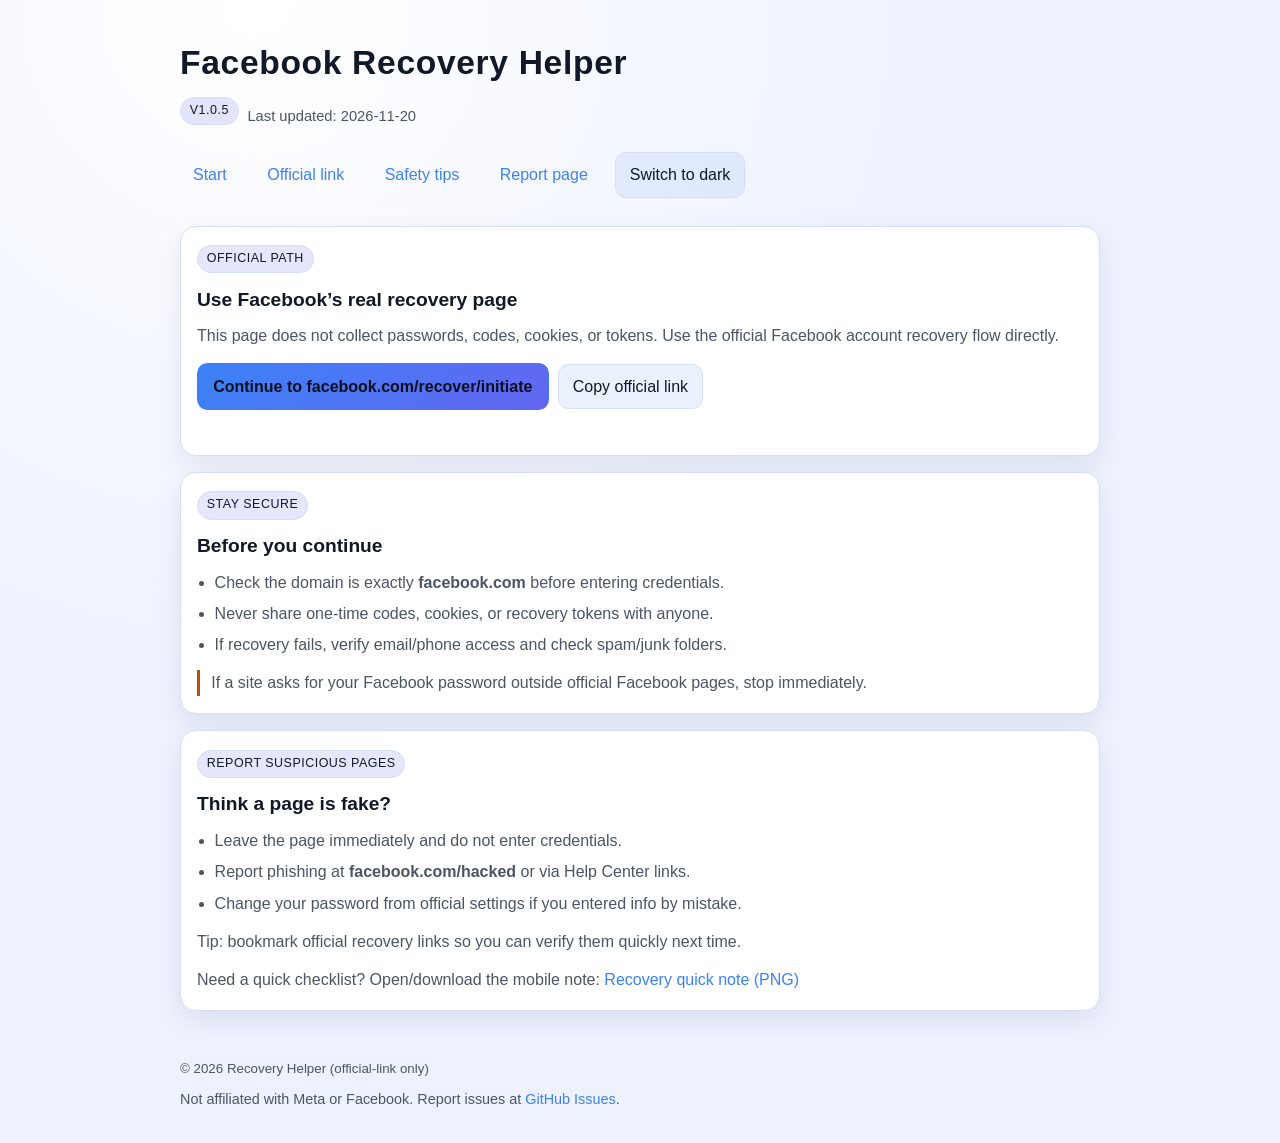
<file: index.html>
<!doctype html>
<html lang="en" data-theme="dark">

<head>
    <meta charset="UTF-8" />
    <meta name="viewport" content="width=device-width, initial-scale=1.0" />
    <meta name="description" content="Safe helper page that directs users to official Facebook account recovery" />
    <title>Facebook Recovery Helper</title>
    <link rel="stylesheet" href="styles.css" />
</head>

<body>
    <header>
        <div>
            <h1>Facebook Recovery Helper</h1>
            <p class="meta-line">
                <span class="badge">v1.0.5</span>
                <span id="last-updated">Last updated: 2026-11-20</span>
            </p>
        </div>

        <nav aria-label="Main navigation">
            <button class="nav-toggle" type="button" aria-expanded="false" aria-controls="primary-nav">
                Menu
            </button>
            <div class="nav-links" id="primary-nav">
                <a href="#home">Start</a>
                <a href="#official">Official link</a>
                <a href="#safety">Safety tips</a>
                <a href="#report">Report page</a>
                <button id="theme-toggle" class="ghost-btn theme-toggle" type="button" aria-label="Toggle theme">
                    Toggle theme
                </button>
            </div>
        </nav>
    </header>

    <main id="home">
        <section id="official">
            <span class="badge">Official path</span>
            <h2>Use Facebook’s real recovery page</h2>
            <p>
                This page does not collect passwords, codes, cookies, or tokens. Use the official Facebook
                account recovery flow directly.
            </p>

            <div class="cta-row">
                <a class="cta" href="https://www.facebook.com/recover/initiate/" target="_blank"
                    rel="noopener noreferrer">
                    Continue to facebook.com/recover/initiate
                </a>
                <button class="ghost-btn" type="button" id="copy-official-link">Copy official link</button>
            </div>
            <p class="copy-feedback" id="copy-feedback" aria-live="polite"></p>
        </section>

        <section id="safety">
            <span class="badge">Stay secure</span>
            <h2>Before you continue</h2>
            <ul>
                <li>Check the domain is exactly <strong>facebook.com</strong> before entering credentials.</li>
                <li>Never share one-time codes, cookies, or recovery tokens with anyone.</li>
                <li>If recovery fails, verify email/phone access and check spam/junk folders.</li>
            </ul>
            <p class="warning">
                If a site asks for your Facebook password outside official Facebook pages, stop immediately.
            </p>
        </section>

        <section id="report">
            <span class="badge">Report suspicious pages</span>
            <h2>Think a page is fake?</h2>
            <ul>
                <li>Leave the page immediately and do not enter credentials.</li>
                <li>Report phishing at <strong>facebook.com/hacked</strong> or via Help Center links.</li>
                <li>Change your password from official settings if you entered info by mistake.</li>
            </ul>
            <p class="tip">Tip: bookmark official recovery links so you can verify them quickly next time.</p>
            <p class="tip">
                Need a quick checklist? Open/download the mobile note:
                <a href="assets/facebook-recovery-note-compat.png" target="_blank" rel="noopener noreferrer">Recovery
                    quick note (PNG)</a>
            </p>
        </section>
    </main>

    <footer>
        <small>&copy; 2026 Recovery Helper (official-link only)</small>
        <p class="footer-note">
            Not affiliated with Meta or Facebook. Report issues at
            <a href="https://github.com/Tendy24/facebook-recovery-helper/issues" target="_blank"
                rel="noopener noreferrer">GitHub Issues</a>.
        </p>
    </footer>

    <script src="script.js"></script>
</body>

</html>
</file>
<file: styles.css>
:root {
    --bg: #0b1020;
    --bg-glow: #1b2650;
    --card: #121a31;
    --text: #e8ecf8;
    --muted: #b5bfd9;
    --accent: #7aa2ff;
    --accent-2: #9b8cff;
    --border: #243257;
    --warning: #ffd166;
    --success: #b9fbc0;
    --shadow: 0 10px 30px rgba(0, 0, 0, 0.2);
}

:root[data-theme='light'] {
    --bg: #eef2ff;
    --bg-glow: #ffffff;
    --card: #ffffff;
    --text: #111827;
    --muted: #4b5563;
    --accent: #3b82f6;
    --accent-2: #6366f1;
    --border: #d6def0;
    --warning: #b45309;
    --success: #047857;
    --shadow: 0 10px 28px rgba(17, 24, 39, 0.08);
}

* {
    box-sizing: border-box;
}

html,
body {
    margin: 0;
    padding: 0;
    font-family: Inter, 'Segoe UI', Roboto, Helvetica, Arial, sans-serif;
    background: radial-gradient(circle at 20% 0%, var(--bg-glow) 0%, var(--bg) 45%);
    color: var(--text);
    line-height: 1.6;
}

a {
    color: var(--accent);
    text-decoration: none;
}

a:hover {
    text-decoration: underline;
}

header,
main,
footer {
    width: min(920px, 92vw);
    margin: 0 auto;
}

header {
    display: flex;
    flex-wrap: wrap;
    align-items: center;
    justify-content: space-between;
    gap: 1rem;
    padding: 2.25rem 0 1rem;
}

h1 {
    margin: 0;
    font-size: clamp(1.4rem, 2.8vw, 2.1rem);
    letter-spacing: 0.02em;
}

.meta-line {
    margin: 0.45rem 0 0;
    display: flex;
    gap: 0.55rem;
    align-items: center;
    flex-wrap: wrap;
    color: var(--muted);
    font-size: 0.92rem;
}

nav {
    display: flex;
    gap: 0.9rem;
    flex-wrap: wrap;
    align-items: center;
}

.nav-toggle {
    display: none;
    border: 1px solid var(--border);
    background: color-mix(in srgb, var(--accent) 14%, transparent);
    color: var(--text);
    border-radius: 0.6rem;
    padding: 0.4rem 0.65rem;
    font: inherit;
    cursor: pointer;
}

.nav-links {
    display: flex;
    gap: 0.9rem;
    flex-wrap: wrap;
    align-items: center;
}

nav a {
    padding: 0.45rem 0.75rem;
    border: 1px solid transparent;
    border-radius: 0.6rem;
    transition: 150ms ease;
}

nav a:hover {
    border-color: var(--border);
    background: color-mix(in srgb, var(--accent) 12%, transparent);
    text-decoration: none;
}

main {
    display: grid;
    gap: 1rem;
    margin: 0.75rem auto 2rem;
}

section {
    background: linear-gradient(180deg, color-mix(in srgb, var(--card) 90%, #fff 10%), var(--card));
    border: 1px solid var(--border);
    border-radius: 1rem;
    padding: 1.1rem 1rem;
    box-shadow: var(--shadow);
}

h2 {
    margin-top: 0;
    margin-bottom: 0.5rem;
    font-size: 1.2rem;
}

p {
    margin: 0;
    color: var(--muted);
}

ul {
    margin: 0;
    padding-left: 1.1rem;
    color: var(--muted);
}

li+li {
    margin-top: 0.35rem;
}

.cta-row {
    display: flex;
    flex-wrap: wrap;
    align-items: center;
    gap: 0.6rem;
    margin-top: 0.9rem;
}

.cta {
    display: inline-block;
    background: linear-gradient(135deg, var(--accent), var(--accent-2));
    color: #0b1020;
    font-weight: 700;
    padding: 0.6rem 0.95rem;
    border-radius: 0.65rem;
    border: 1px solid transparent;
}

.cta:hover {
    text-decoration: none;
    filter: brightness(1.05);
}

.ghost-btn {
    background: color-mix(in srgb, var(--accent) 10%, transparent);
    color: var(--text);
    border: 1px solid var(--border);
    border-radius: 0.65rem;
    padding: 0.55rem 0.85rem;
    font: inherit;
    cursor: pointer;
}

.ghost-btn:hover {
    background: color-mix(in srgb, var(--accent) 18%, transparent);
}

.ghost-btn:disabled {
    opacity: 0.65;
    cursor: not-allowed;
}

.copy-feedback {
    margin-top: 0.5rem;
    min-height: 1.2rem;
    font-size: 0.9rem;
    color: var(--success);
}

.theme-toggle {
    white-space: nowrap;
}

.warning {
    border-left: 3px solid var(--warning);
    padding-left: 0.7rem;
    margin-top: 0.8rem;
}

.tip {
    margin-top: 0.8rem;
}

footer {
    padding: 0.75rem 0 2rem;
    color: var(--muted);
}

.footer-note {
    margin-top: 0.45rem;
    font-size: 0.9rem;
    color: var(--muted);
}

.footer-note a {
    color: var(--accent);
}

.badge {
    display: inline-block;
    margin-bottom: 0.7rem;
    padding: 0.2rem 0.55rem;
    border-radius: 999px;
    border: 1px solid var(--border);
    background: color-mix(in srgb, var(--accent-2) 16%, transparent);
    color: var(--text);
    font-size: 0.78rem;
    letter-spacing: 0.04em;
    text-transform: uppercase;
}

@keyframes fadeUp {
    from {
        opacity: 0;
        transform: translateY(8px);
    }

    to {
        opacity: 1;
        transform: translateY(0);
    }
}

header,
section,
footer {
    animation: fadeUp 520ms ease both;
}

section:nth-of-type(2) {
    animation-delay: 100ms;
}

footer {
    animation-delay: 140ms;
}

@media (max-width: 760px) {
    header {
        align-items: flex-start;
    }

    nav {
        width: 100%;
        justify-content: flex-end;
    }

    .nav-toggle {
        display: inline-block;
    }

    .nav-links {
        display: none;
        width: 100%;
        margin-top: 0.65rem;
        padding: 0.65rem;
        border: 1px solid var(--border);
        border-radius: 0.75rem;
        background: color-mix(in srgb, var(--card) 96%, transparent);
        flex-direction: column;
        align-items: stretch;
        gap: 0.35rem;
    }

    .nav-links.open {
        display: flex;
    }

    .nav-links a,
    .theme-toggle {
        text-align: left;
    }
}

@media (prefers-reduced-motion: reduce) {

    *,
    *::before,
    *::after {
        animation: none !important;
        transition: none !important;
    }
}
</file>
